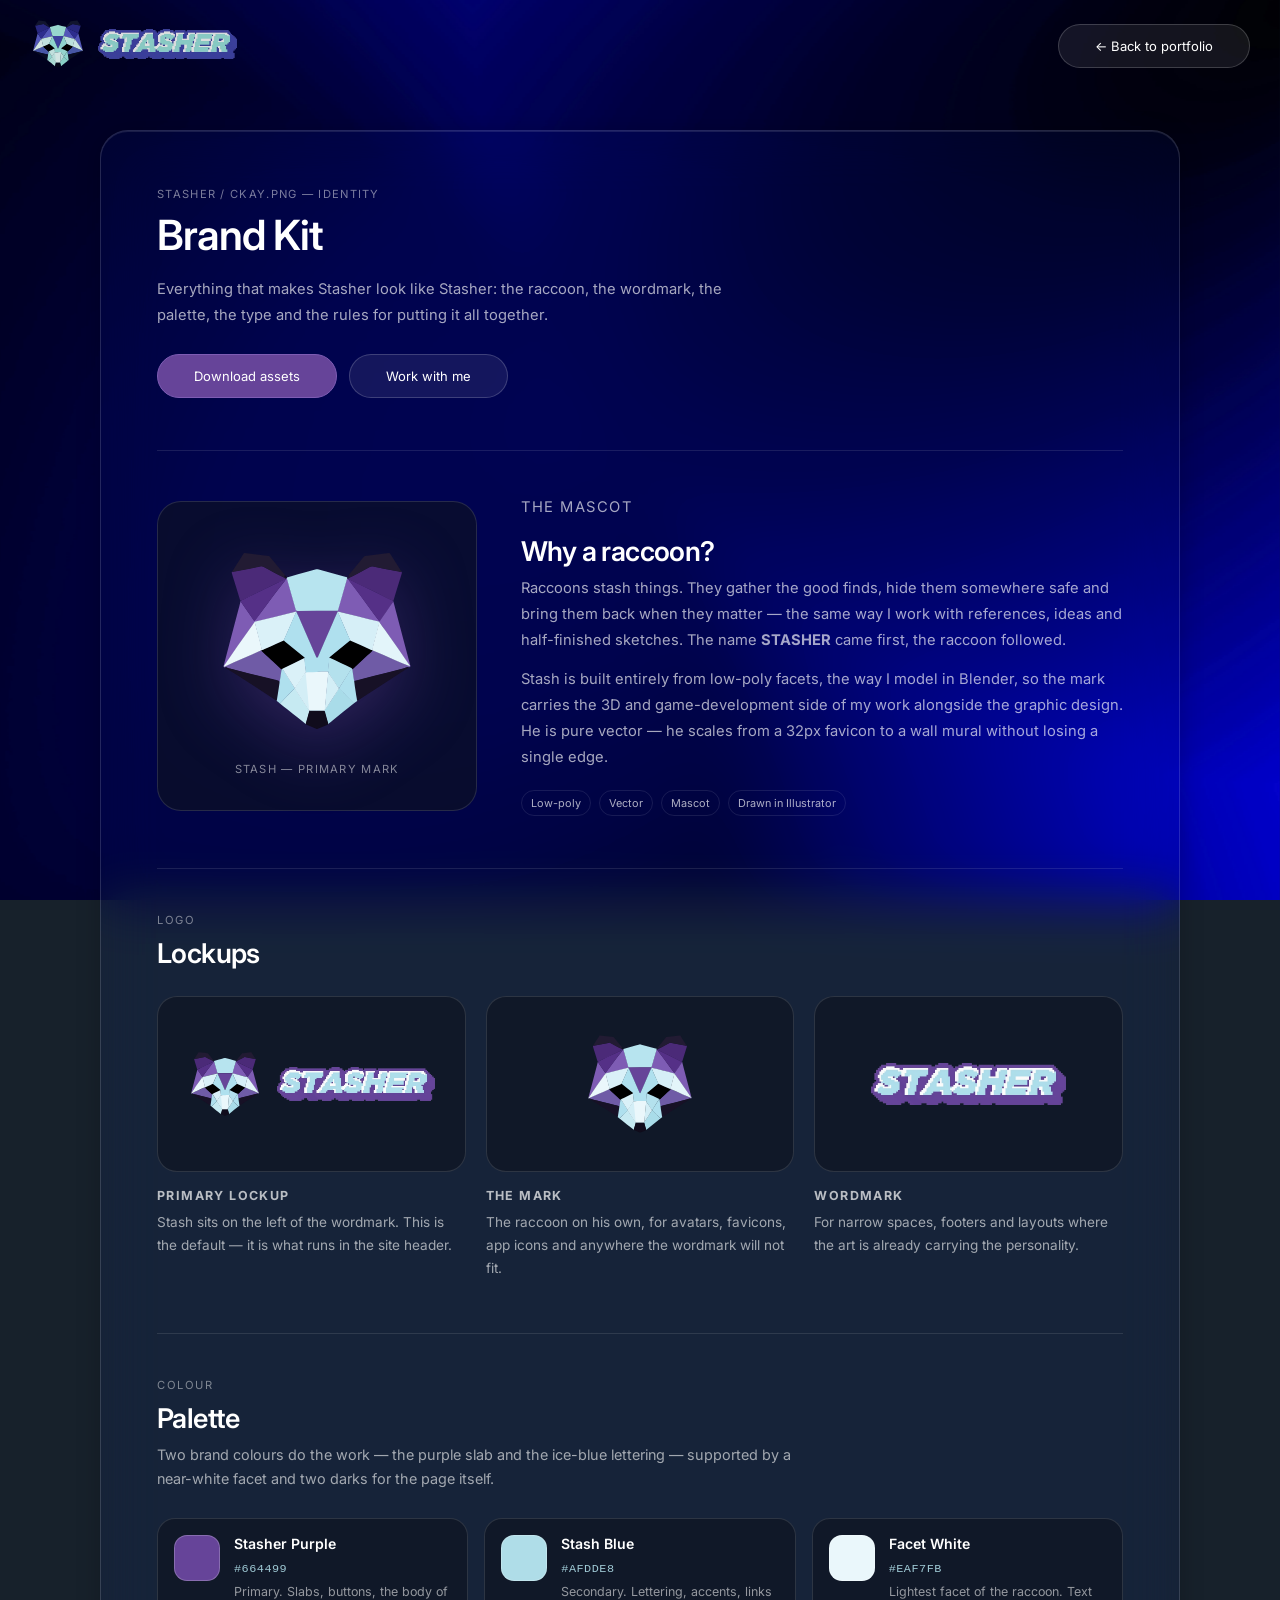
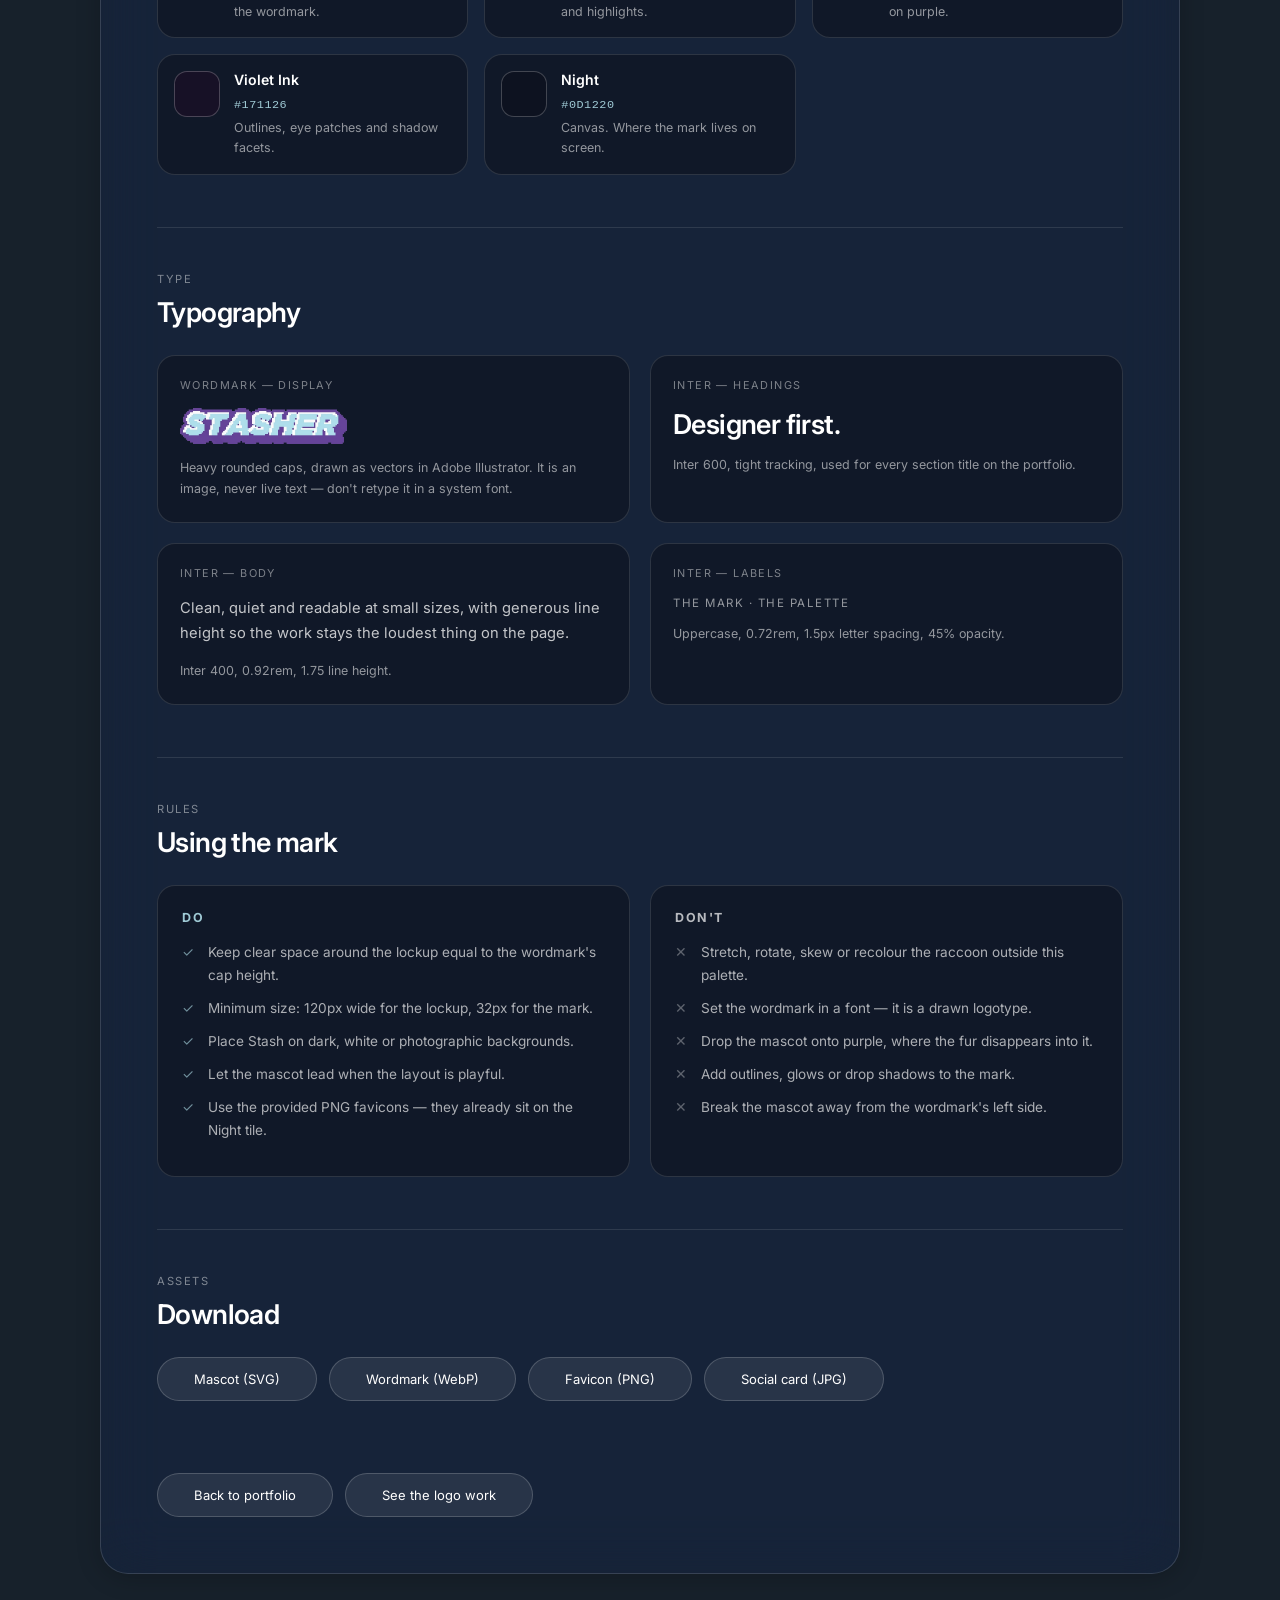
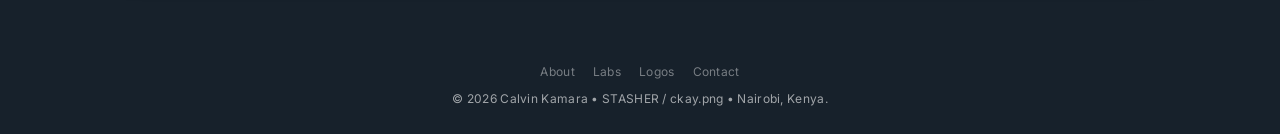
<file: brand-kit.html>
<!doctype html>
<html lang="en">
  <head>
    <meta charset="UTF-8" />
    <meta name="viewport" content="width=device-width, initial-scale=1.0" />
    <title>Stasher Brand Kit — mascot, logo &amp; palette | Calvin Kamara</title>
    <link rel="icon" type="image/png" sizes="32x32" href="./IMAGES/favicon-32.png" />
    <link rel="icon" type="image/png" sizes="192x192" href="./IMAGES/favicon-192.png" />
    <link rel="apple-touch-icon" href="./IMAGES/apple-touch-icon.png" />
    <meta
      name="description"
      content="The STASHER brand kit: Stash the raccoon mascot, the logo lockups, the colour palette, typography and usage rules behind the creative brand of Calvin Kamara."
    />
    <meta property="og:title" content="Stasher Brand Kit | Calvin Kamara" />
    <meta
      property="og:description"
      content="Stash the raccoon, the STASHER wordmark, the palette and the rules for using them."
    />
    <meta property="og:type" content="website" />
    <meta property="og:image" content="./IMAGES/stasher-social.jpg" />
    <meta property="og:image:width" content="1200" />
    <meta property="og:image:height" content="630" />
    <meta name="theme-color" content="#17212b" />
    <script type="application/ld+json">
      {
        "@context": "https://schema.org",
        "@type": "CreativeWork",
        "name": "Stasher Brand Kit",
        "creator": { "@type": "Person", "name": "Calvin Kamara" },
        "about": ["Brand Identity", "Logo Design", "Mascot Design", "Colour System"]
      }
    </script>
    <link rel="stylesheet" href="style.css" />
    <link
      href="https://fonts.googleapis.com/css2?family=Inter:wght@300;400;500;600&display=swap"
      rel="stylesheet"
    />
  </head>

  <body>
    <div id="progress-bar"></div>

    <div class="brandkit-logo">
      <a href="index.html" class="logo" aria-label="Stasher — home">
        <img
          class="logo-mascot"
          src="./IMAGES/stasher-mascot.svg"
          alt=""
          width="1000"
          height="1000"
        />
        <img
          class="logo-wordmark"
          src="./IMAGES/stasher-wordmark.webp"
          alt="Stasher"
          width="928"
          height="200"
        />
      </a>
    </div>

    <a class="cv-download-btn brandkit-back" href="index.html"
      >&larr; Back to portfolio</a
    >

    <main class="project-page brandkit-page">
      <div class="glass brandkit-card">
        <div class="brandkit-head">
          <p class="project-kicker">Stasher / ckay.png — identity</p>
          <h1 class="brandkit-title">Brand Kit</h1>
          <p class="project-intro">
            Everything that makes Stasher look like Stasher: the raccoon, the
            wordmark, the palette, the type and the rules for putting it all
            together.
          </p>
          <div class="brandkit-actions">
            <a
              class="cv-download-btn btn-solid"
              href="#brandkit-downloads"
              >Download assets</a
            >
            <a class="cv-download-btn" href="index.html#contact">Work with me</a>
          </div>
        </div>

        <!-- Mascot -->
        <section class="brandkit-block" id="mascot">
          <div class="brandkit-mascot-grid">
            <figure class="brandkit-mascot-stage">
              <img
                src="./IMAGES/stasher-mascot.svg"
                alt="Stash, the STASHER raccoon mascot"
                width="1000"
                height="1000"
              />
              <figcaption>Stash — primary mark</figcaption>
            </figure>
            <div class="brandkit-copy">
              <p class="brandkit-label">The mascot</p>
              <h2>Why a raccoon?</h2>
              <p>
                Raccoons stash things. They gather the good finds, hide them
                somewhere safe and bring them back when they matter — the same
                way I work with references, ideas and half-finished sketches.
                The name <b>STASHER</b> came first, the raccoon followed.
              </p>
              <p>
                Stash is built entirely from low-poly facets, the way I model
                in Blender, so the mark carries the 3D and game-development
                side of my work alongside the graphic design. He is pure vector
                — he scales from a 32px favicon to a wall mural without losing
                a single edge.
              </p>
              <div class="about-tags">
                <span class="project-tag">Low-poly</span>
                <span class="project-tag">Vector</span>
                <span class="project-tag">Mascot</span>
                <span class="project-tag">Drawn in Illustrator</span>
              </div>
            </div>
          </div>
        </section>

        <!-- Lockups -->
        <section class="brandkit-block" id="lockups">
          <p class="brandkit-label">Logo</p>
          <h2>Lockups</h2>
          <div class="lockup-grid">
            <div class="lockup-card">
              <div class="lockup-preview">
                <div class="lockup-lockup">
                  <img
                    class="lockup-mascot"
                    src="./IMAGES/stasher-mascot.svg"
                    alt=""
                  />
                  <img
                    class="lockup-word"
                    src="./IMAGES/stasher-wordmark.webp"
                    alt="Stasher"
                  />
                </div>
              </div>
              <h3>Primary lockup</h3>
              <p>
                Stash sits on the left of the wordmark. This is the default —
                it is what runs in the site header.
              </p>
            </div>

            <div class="lockup-card">
              <div class="lockup-preview">
                <img
                  class="lockup-mark"
                  src="./IMAGES/stasher-mascot.svg"
                  alt="Stasher mascot mark"
                />
              </div>
              <h3>The mark</h3>
              <p>
                The raccoon on his own, for avatars, favicons, app icons and
                anywhere the wordmark will not fit.
              </p>
            </div>

            <div class="lockup-card">
              <div class="lockup-preview">
                <img
                  class="lockup-wordmark-only"
                  src="./IMAGES/stasher-wordmark.webp"
                  alt="Stasher wordmark"
                />
              </div>
              <h3>Wordmark</h3>
              <p>
                For narrow spaces, footers and layouts where the art is already
                carrying the personality.
              </p>
            </div>
          </div>
        </section>

        <!-- Palette -->
        <section class="brandkit-block" id="palette">
          <p class="brandkit-label">Colour</p>
          <h2>Palette</h2>
          <p class="brandkit-note">
            Two brand colours do the work — the purple slab and the ice-blue
            lettering — supported by a near-white facet and two darks for the
            page itself.
          </p>
          <div class="palette-grid">
            <div class="swatch-card">
              <span class="swatch-chip" style="--c: #664499"></span>
              <div class="swatch-meta">
                <h3>Stasher Purple</h3>
                <code>#664499</code>
                <p>Primary. Slabs, buttons, the body of the wordmark.</p>
              </div>
            </div>
            <div class="swatch-card">
              <span class="swatch-chip" style="--c: #afdde8"></span>
              <div class="swatch-meta">
                <h3>Stash Blue</h3>
                <code>#AFDDE8</code>
                <p>Secondary. Lettering, accents, links and highlights.</p>
              </div>
            </div>
            <div class="swatch-card">
              <span class="swatch-chip" style="--c: #eaf7fb"></span>
              <div class="swatch-meta">
                <h3>Facet White</h3>
                <code>#EAF7FB</code>
                <p>Lightest facet of the raccoon. Text on purple.</p>
              </div>
            </div>
            <div class="swatch-card">
              <span class="swatch-chip" style="--c: #171126"></span>
              <div class="swatch-meta">
                <h3>Violet Ink</h3>
                <code>#171126</code>
                <p>Outlines, eye patches and shadow facets.</p>
              </div>
            </div>
            <div class="swatch-card">
              <span class="swatch-chip" style="--c: #0d1220"></span>
              <div class="swatch-meta">
                <h3>Night</h3>
                <code>#0D1220</code>
                <p>Canvas. Where the mark lives on screen.</p>
              </div>
            </div>
          </div>
        </section>

        <!-- Typography -->
        <section class="brandkit-block" id="type">
          <p class="brandkit-label">Type</p>
          <h2>Typography</h2>
          <div class="type-grid">
            <div class="type-card">
              <span class="type-role">Wordmark — display</span>
              <p class="type-sample type-sample-logo">
                <img
                  src="./IMAGES/stasher-wordmark.webp"
                  alt="STASHER wordmark specimen"
                />
              </p>
              <p class="type-desc">
                Heavy rounded caps, drawn as vectors in Adobe Illustrator. It is
                an image, never live text — don't retype it in a system font.
              </p>
            </div>
            <div class="type-card">
              <span class="type-role">Inter — headings</span>
              <p class="type-sample type-sample-h">Designer first.</p>
              <p class="type-desc">
                Inter 600, tight tracking, used for every section title on the
                portfolio.
              </p>
            </div>
            <div class="type-card">
              <span class="type-role">Inter — body</span>
              <p class="type-sample type-sample-p">
                Clean, quiet and readable at small sizes, with generous line
                height so the work stays the loudest thing on the page.
              </p>
              <p class="type-desc">Inter 400, 0.92rem, 1.75 line height.</p>
            </div>
            <div class="type-card">
              <span class="type-role">Inter — labels</span>
              <p class="type-sample type-sample-label">The Mark · The Palette</p>
              <p class="type-desc">
                Uppercase, 0.72rem, 1.5px letter spacing, 45% opacity.
              </p>
            </div>
          </div>
        </section>

        <!-- Usage -->
        <section class="brandkit-block" id="usage">
          <p class="brandkit-label">Rules</p>
          <h2>Using the mark</h2>
          <div class="rules-grid">
            <div class="rule-col rule-do">
              <h3>Do</h3>
              <ul>
                <li>Keep clear space around the lockup equal to the wordmark's cap height.</li>
                <li>Minimum size: 120px wide for the lockup, 32px for the mark.</li>
                <li>Place Stash on dark, white or photographic backgrounds.</li>
                <li>Let the mascot lead when the layout is playful.</li>
                <li>Use the provided PNG favicons — they already sit on the Night tile.</li>
              </ul>
            </div>
            <div class="rule-col rule-dont">
              <h3>Don't</h3>
              <ul>
                <li>Stretch, rotate, skew or recolour the raccoon outside this palette.</li>
                <li>Set the wordmark in a font — it is a drawn logotype.</li>
                <li>Drop the mascot onto purple, where the fur disappears into it.</li>
                <li>Add outlines, glows or drop shadows to the mark.</li>
                <li>Break the mascot away from the wordmark's left side.</li>
              </ul>
            </div>
          </div>
        </section>

        <!-- Downloads -->
        <section class="brandkit-block" id="brandkit-downloads">
          <p class="brandkit-label">Assets</p>
          <h2>Download</h2>
          <div class="brandkit-actions">
            <a class="cv-download-btn" href="./IMAGES/stasher-mascot.svg" download
              >Mascot (SVG)</a
            >
            <a
              class="cv-download-btn"
              href="./IMAGES/stasher-wordmark.webp"
              download
              >Wordmark (WebP)</a
            >
            <a class="cv-download-btn" href="./IMAGES/favicon-192.png" download
              >Favicon (PNG)</a
            >
            <a class="cv-download-btn" href="./IMAGES/stasher-social.jpg" download
              >Social card (JPG)</a
            >
          </div>
          <div class="case-nav">
            <a class="project-page-back" href="index.html"> Back to portfolio </a>
            <a class="project-page-back" href="index.html#logos">
              See the logo work
            </a>
          </div>
        </section>
      </div>
    </main>

    <footer class="footer">
      <div class="footer-inner">
        <div class="footer-links">
          <a href="index.html#about">About</a>
          <a href="index.html#lab">Labs</a>
          <a href="index.html#logos">Logos</a>
          <a href="index.html#contact">Contact</a>
        </div>
        <p>
          © <span id="current-year"></span> Calvin Kamara • STASHER / ckay.png •
          Nairobi, Kenya.
        </p>
      </div>
    </footer>

    <script>
      document.getElementById("current-year").textContent =
        new Date().getFullYear();
    </script>
  </body>
</html>
</file>
<file: style.css>
/* ══════════════════════════════
   BASE
   ══════════════════════════════ */
* {
  margin: 0;
  padding: 0;
  box-sizing: border-box;
}

html {
  scroll-behavior: smooth;
}

body {
  font-family: "Inter", sans-serif;
  width: 100%;
  overflow-x: hidden;
  color: white;
  background-color: #17212b;
}

body::before {
  content: "";
  position: fixed;
  inset: 0;
  background-image: url("./IMAGES/bg6.jpg");
  background-size: cover;
  background-position: center;
  background-repeat: no-repeat;
  background-attachment: fixed;
  z-index: -1;
}

/* ══════════════════════════════
   LIQUID GLASS TOKEN
   ══════════════════════════════ */
.glass,
.hero-card,
.glass-section,
.contact-card,
.service-card,
.testimonial-card,
.logos-slider,
.dropdown-menu,
.nav-glass,
.glass-card {
  background: rgba(7, 62, 243, 0.06);
  backdrop-filter: blur(28px) saturate(100%) brightness(1.05);
  -webkit-backdrop-filter: blur(28px) saturate(100%) brightness(1.05);
  border: 1px solid rgba(255, 255, 255, 0.14);
  box-shadow:
    0 4px 24px rgba(0, 0, 0, 0.2),
    inset 0 1px 0 rgba(255, 255, 255, 0.1);
}

/* ══════════════════════════════
   PROGRESS BAR
   ══════════════════════════════ */
#progress-bar {
  position: fixed;
  top: 0;
  left: 0;
  height: 2px;
  width: 0%;
  background: rgba(255, 255, 255, 0.6);
  z-index: 9999;
  transition: width 0.1s ease;
}

/* ══════════════════════════════
   HEADER / LOGO
   ══════════════════════════════ */
header {
  position: fixed;
  top: 16px;
  left: 30px;
  z-index: 1000;
}

.logo {
  display: flex;
  align-items: center;
  gap: 12px;
}

/* Raccoon mascot — the Stasher mark */
.logo-mascot {
  height: 56px;
  width: auto;
  display: block;
  transition: transform 0.25s ease;
  /* Same colour treatment as the wordmark so both stay in sync */
  filter: hue-rotate(-22deg) saturate(1.25) brightness(0.9) contrast(1.05);
}

.logo:hover .logo-mascot {
  transform: scale(1.06) rotate(-4deg);
}

/* STASHER wordmark (trimmed asset — no built-in padding) */
.logo-wordmark {
  height: 30px;
  width: auto;
  display: block;
  /* Static hue matched to bg6.jpg deep navy blue — cycling removed */
  animation: none;
  filter: hue-rotate(-22deg) saturate(1.25) brightness(0.9) contrast(1.05);
  mix-blend-mode: screen;
  opacity: 0.96;
}

/* ══════════════════════════════
   NAVBAR — DESKTOP
   ══════════════════════════════ */
.navbar {
  position: fixed;
  top: 20px;
  right: 30px;
  z-index: 1000;
  display: flex;
  justify-content: flex-end;
}

.nav-glass {
  display: flex;
  align-items: center;
  padding: 12px 24px;
  border-radius: 999px;
}

.nav-links {
  display: flex;
  gap: 28px;
  list-style: none;
  font-size: 14px;
}

.nav-links li {
  cursor: pointer;
  transition: 0.2s ease;
}

.nav-links a {
  text-decoration: none;
  color: white;
  opacity: 0.6;
  transition: 0.2s ease;
  font-weight: 400;
}

.nav-links a:hover,
.nav-links a.active {
  opacity: 1;
  font-weight: 500;
}

.nav-contact-btn {
  margin-left: 24px;
  padding: 9px 20px;
  background: rgba(255, 255, 255, 0.1);
  border: 1px solid rgba(255, 255, 255, 0.18);
  border-radius: 999px;
  color: white;
  font-size: 13px;
  text-decoration: none;
  transition: all 0.2s ease;
  white-space: nowrap;
}

.nav-contact-btn:hover {
  background: rgba(255, 255, 255, 0.18);
  transform: translateY(-1px);
}

/* ══════════════════════════════
   HAMBURGER — hidden on desktop
   ══════════════════════════════ */
.hamburger {
  display: none;
  position: fixed;
  top: 20px;
  right: 30px;
  z-index: 1001;
  background: rgba(255, 255, 255, 0.08);
  backdrop-filter: blur(20px);
  -webkit-backdrop-filter: blur(20px);
  border: 1px solid rgba(255, 255, 255, 0.14);
  border-radius: 12px;
  color: white;
  font-size: 1.3rem;
  cursor: pointer;
  padding: 8px 14px;
  transition: background 0.2s ease;
}

.hamburger:hover {
  background: rgba(255, 255, 255, 0.14);
}

/* ══════════════════════════════
   DROPDOWN MENU
   ══════════════════════════════ */
.dropdown-menu {
  display: none;
  position: fixed;
  top: 68px;
  right: 30px;
  z-index: 9998;
  border-radius: 20px;
  padding: 10px 0;
  min-width: 180px;
}

.dropdown-menu.active {
  display: block;
  animation: dropdown-in 0.2s ease;
}

@keyframes dropdown-in {
  from {
    opacity: 0;
    transform: translateY(-8px);
  }
  to {
    opacity: 1;
    transform: translateY(0);
  }
}

.dropdown-menu ul {
  list-style: none;
  display: flex;
  flex-direction: column;
}

.dropdown-menu ul li a {
  display: block;
  padding: 11px 24px;
  text-decoration: none;
  color: white;
  font-size: 0.92rem;
  opacity: 0.7;
  transition:
    opacity 0.2s ease,
    background 0.2s ease;
}

.dropdown-menu ul li a:hover {
  opacity: 1;
  background: rgba(255, 255, 255, 0.06);
}

/* ══════════════════════════════
   HERO
   ══════════════════════════════ */
.hero {
  min-height: 92svh;
  display: flex;
  justify-content: center;
  align-items: center;
  padding: 20px;
}

.hero-card {
  padding: 56px;
  width: 900px;
  max-width: 95vw;
  display: flex;
  align-items: center;
  gap: 40px;
  color: white;
  border-radius: 28px;
}

.hero-left {
  flex: 1;
  display: flex;
  flex-direction: column;
  align-items: flex-start;
  gap: 16px;
}

.hero-title {
  font-size: 2.4rem;
  font-weight: 600;
  color: white;
  letter-spacing: -0.5px;
  line-height: 1.1;
}

.hero-left p {
  font-size: 0.95rem;
  opacity: 0.78;
  color: white;
  text-shadow: 0 1px 12px rgba(0, 0, 0, 0.35);
}

.hero-left button {
  padding: 12px 32px;
  background: rgba(255, 255, 255, 0.1);
  border: 1px solid rgba(255, 255, 255, 0.18);
  border-radius: 999px;
  color: white;
  font-size: 13px;
  font-family: "Inter", sans-serif;
  cursor: pointer;
  transition: all 0.2s ease;
}

.hero-left button:hover {
  background: rgba(255, 255, 255, 0.18);
  transform: translateY(-2px);
}

.hero-divider {
  width: 1px;
  height: 160px;
  background: rgba(255, 255, 255, 0.12);
  flex-shrink: 0;
}

.hero-right {
  flex: 1;
  display: flex;
  flex-direction: column;
  gap: 28px;
}

.hero-bio {
  font-size: 0.92rem;
  line-height: 1.75;
  opacity: 0.82;
  color: white;
  text-shadow: 0 1px 12px rgba(0, 0, 0, 0.35);
}

.stat-bar {
  display: flex;
  gap: 24px;
}

.stat-item {
  display: flex;
  flex-direction: column;
  gap: 4px;
}

.stat-number {
  font-size: 1.8rem;
  font-weight: 600;
  color: white;
}

.stat-label {
  font-size: 0.7rem;
  opacity: 0.45;
  color: white;
  text-transform: uppercase;
  letter-spacing: 1.2px;
}

.hero-accent {
  display: block;
  font-size: 1.5rem;
  font-weight: 400;
  opacity: 0.7;
  letter-spacing: -0.3px;
}

/* ══════════════════════════════
   ABOUT / TIMELINE
   ══════════════════════════════ */
.about-section {
  padding: 20px 100px 60px;
  max-width: 1400px;
  margin: 0 auto;
}

.about-card {
  display: grid;
  grid-template-columns: 1.1fr 1fr;
  gap: 48px;
  padding: 56px;
  border-radius: 28px;
}

.about-head {
  grid-column: 1 / -1;
}

.section-label {
  font-size: 0.72rem;
  text-transform: uppercase;
  letter-spacing: 1.5px;
  opacity: 0.45;
  margin-bottom: 12px;
}

.section-title-left {
  font-size: 2.2rem;
  font-weight: 600;
  letter-spacing: -0.8px;
  line-height: 1.15;
  margin-bottom: 18px;
}

.about-text {
  font-size: 0.92rem;
  line-height: 1.75;
  opacity: 0.65;
}

.about-tags {
  display: flex;
  flex-wrap: wrap;
  gap: 8px;
  margin-top: 20px;
}

/* ══════════════════════════════
   BRAND STORY — mascot + logo rationale
   ══════════════════════════════ */
.brand-story {
  grid-column: 1 / -1;
  display: grid;
  grid-template-columns: 220px 1fr;
  gap: 40px;
  align-items: center;
  margin-top: 12px;
  padding-top: 44px;
  border-top: 1px solid rgba(255, 255, 255, 0.1);
}

.brand-story-art {
  margin: 0;
  display: flex;
  flex-direction: column;
  align-items: center;
  gap: 14px;
}

.brand-story-art img {
  width: 168px;
  height: auto;
  display: block;
  filter: drop-shadow(0 18px 30px rgba(102, 68, 153, 0.35));
}

.brand-story-art figcaption {
  font-size: 0.7rem;
  text-transform: uppercase;
  letter-spacing: 1.2px;
  opacity: 0.45;
  text-align: center;
}

.brand-story-copy h3 {
  font-size: 1.5rem;
  font-weight: 600;
  letter-spacing: -0.5px;
  margin-bottom: 14px;
}

.brand-story-copy p {
  font-size: 0.92rem;
  line-height: 1.75;
  opacity: 0.65;
  margin-bottom: 14px;
}

.brand-story-copy p:last-of-type {
  margin-bottom: 0;
}

.brand-swatches {
  display: flex;
  flex-wrap: wrap;
  gap: 8px;
  margin-top: 20px;
}

.brand-swatch {
  display: inline-flex;
  align-items: center;
  gap: 9px;
  font-size: 0.75rem;
  padding: 6px 14px 6px 7px;
  border-radius: 999px;
  border: 1px solid rgba(255, 255, 255, 0.14);
  background: rgba(255, 255, 255, 0.05);
  white-space: nowrap;
}

.brand-swatch::before {
  content: "";
  width: 16px;
  height: 16px;
  border-radius: 50%;
  background: var(--swatch);
  border: 1px solid rgba(255, 255, 255, 0.3);
}

.brand-swatch em {
  font-style: normal;
  opacity: 0.45;
}

.timeline {
  display: flex;
  flex-direction: column;
  gap: 0;
  border-left: 1px solid rgba(255, 255, 255, 0.14);
  padding-left: 24px;
}

.timeline-item {
  display: flex;
  flex-direction: column;
  gap: 4px;
  padding: 16px 0;
  border-bottom: 1px solid rgba(255, 255, 255, 0.08);
}

.timeline-item:last-child {
  border-bottom: none;
}

.timeline-date {
  font-size: 0.7rem;
  text-transform: uppercase;
  letter-spacing: 1.2px;
  opacity: 0.45;
}

.timeline-title {
  font-size: 0.92rem;
  font-weight: 600;
}

.timeline-desc {
  font-size: 0.82rem;
  opacity: 0.55;
  line-height: 1.6;
}

/* ══════════════════════════════
   LOGO SLIDER
   ══════════════════════════════ */
.partners-section {
  padding: 60px 100px;
}

.section-title {
  text-align: center;
  margin-bottom: 1.5rem;
}

.section-title h3 {
  font-size: 1.8rem;
  font-weight: 600;
  color: white;
  opacity: 0.9;
  letter-spacing: -0.3px;
}

.logos-slider {
  overflow: hidden;
  border-radius: 20px;
  padding: 1rem 2rem;
  width: 100%;
  max-width: 1200px;
  margin-inline: auto;
}

.overflow {
  display: flex;
  padding: 0.5rem 1rem;
  overflow: hidden;
  width: 100%;
}

.logos-wrapper {
  display: flex;
  align-items: center;
  min-width: max-content;
  animation: logoloop 30s linear infinite;
}

.logo-item {
  padding: 1rem;
  display: grid;
  place-items: center;
  border-radius: 1rem;
  flex-shrink: 0;
}

.logo-item img {
  height: 3rem;
  width: auto;
  margin-inline: 2rem;
  opacity: 0.6;
  transition: opacity 0.2s ease;
}

.logos-slider:hover .logos-wrapper {
  animation-play-state: paused;
}
.logo-item img:hover {
  opacity: 1;
}

@keyframes logoloop {
  0% {
    transform: translateX(0);
  }
  100% {
    transform: translateX(-50%);
  }
}

/* ══════════════════════════════
   TESTIMONIALS
   ══════════════════════════════ */
.testimonials-section {
  padding: 60px 100px;
}

.testimonial-card {
  padding: 32px;
  display: flex;
  flex-direction: column;
  gap: 20px;
  border-radius: 24px;
  transition: transform 0.3s ease;
}

.testimonial-card:hover {
  transform: translateY(-5px);
}

.testimonial-text {
  font-size: 0.92rem;
  line-height: 1.75;
  opacity: 0.7;
  color: white;
  flex: 1;
}

.testimonial-text::before {
  content: '"';
  font-size: 2.5rem;
  line-height: 0;
  vertical-align: -0.4em;
  opacity: 0.25;
  margin-right: 4px;
}

.testimonial-author {
  display: flex;
  align-items: center;
  gap: 12px;
}

.author-avatar {
  width: 40px;
  height: 40px;
  border-radius: 50%;
  background: rgba(255, 255, 255, 0.08);
  border: 1px solid rgba(255, 255, 255, 0.14);
  display: flex;
  align-items: center;
  justify-content: center;
  font-size: 12px;
  font-weight: 600;
  color: white;
  flex-shrink: 0;
  overflow: hidden;
}

.author-avatar img {
  width: 100%;
  height: 100%;
  object-fit: cover;
}

.author-name {
  display: block;
  font-size: 0.88rem;
  font-weight: 600;
  color: white;
}

.author-role {
  display: block;
  font-size: 0.75rem;
  opacity: 0.45;
  color: white;
}

/* ══════════════════════════════
   PROJECT CARDS
   ══════════════════════════════ */
.projects {
  display: grid;
  grid-template-columns: repeat(2, 1fr);
  gap: 20px;
  padding: 60px 100px;
}

.card {
  padding: 44px;
  color: white;
  border-radius: 24px;
}

.card h3 {
  font-size: 1.2rem;
  font-weight: 600;
  margin-bottom: 6px;
  color: white;
}

.card-category {
  font-size: 0.72rem;
  text-transform: uppercase;
  letter-spacing: 1.5px;
  opacity: 0.35;
  margin-bottom: 12px;
  color: white;
}

.card-desc {
  font-size: 0.86rem;
  line-height: 1.75;
  opacity: 0.6;
  color: white;
  margin-top: 8px;
}

/* ══════════════════════════════
   SHARED CARDS (Lab + case study)
   ══════════════════════════════ */
.glass-card {
  border-radius: 24px;
  overflow: hidden;
  transition:
    transform 0.3s ease,
    border-color 0.3s ease,
    background 0.3s ease;
}

.inline-link {
  color: white;
  text-underline-offset: 3px;
}

.case-hero {
  margin-top: 32px;
  display: flex;
  flex-direction: column;
  gap: 12px;
}

.case-hero img {
  width: 100%;
  border-radius: 16px;
  object-fit: cover;
  max-height: 420px;
}

.case-caption {
  font-size: 0.8rem;
  opacity: 0.55;
  line-height: 1.6;
}

.case-nav {
  display: flex;
  gap: 12px;
  flex-wrap: wrap;
  margin-top: 36px;
}

.project-thumb-badge {
  position: absolute;
  top: 18px;
  right: 18px;
  z-index: 1;
  padding: 6px 10px;
  border: 1px solid rgba(255, 255, 255, 0.24);
  border-radius: 999px;
  background: rgba(0, 0, 0, 0.18);
  font-size: 0.68rem;
  text-transform: uppercase;
  letter-spacing: 1px;
}

.project-cat {
  font-size: 0.7rem;
  text-transform: uppercase;
  letter-spacing: 1.3px;
  opacity: 0.48;
  margin-bottom: 10px;
}

.project-name {
  font-size: 1.2rem;
  font-weight: 600;
  line-height: 1.3;
}

.project-desc {
  font-size: 0.86rem;
  line-height: 1.7;
  opacity: 0.58;
  margin-top: 10px;
}

.project-tags {
  display: flex;
  flex-wrap: wrap;
  gap: 8px;
}

.project-tag {
  padding: 5px 9px;
  border: 1px solid rgba(255, 255, 255, 0.14);
  border-radius: 999px;
  font-size: 0.68rem;
  opacity: 0.68;
}

.project-open-btn {
  display: inline-block;
  align-self: flex-start;
  padding: 12px 22px;
  background: rgba(255, 255, 255, 0.08);
  border: 1px solid rgba(255, 255, 255, 0.18);
  border-radius: 999px;
  color: white;
  font-size: 13px;
  font-family: "Inter", sans-serif;
  text-decoration: none;
  transition: all 0.2s ease;
}

a.lab-card:hover .project-open-btn {
  background: rgba(255, 255, 255, 0.16);
  transform: translateY(-2px);
}

/* ══════════════════════════════
   PROJECT DETAILS
   ══════════════════════════════ */
.project-details-card {
  position: relative;
  width: 100%;
  max-width: 1200px;
  padding: 48px;
  border-radius: 28px;
  background: rgba(7, 62, 243, 0.06);
  backdrop-filter: blur(28px) saturate(100%) brightness(1.05);
  -webkit-backdrop-filter: blur(28px) saturate(100%) brightness(1.05);
  border: 1px solid rgba(255, 255, 255, 0.14);
  box-shadow:
    0 4px 24px rgba(0, 0, 0, 0.2),
    inset 0 1px 0 rgba(255, 255, 255, 0.1);
}

.project-kicker {
  margin-bottom: 12px;
  font-size: 0.7rem;
  text-transform: uppercase;
  letter-spacing: 1.3px;
  opacity: 0.48;
}

.project-details-card h2,
.project-page-card h1 {
  max-width: 600px;
  font-size: 2.2rem;
  font-weight: 600;
  letter-spacing: -0.8px;
  line-height: 1.15;
}

.project-intro {
  max-width: 620px;
  margin-top: 18px;
  font-size: 0.92rem;
  line-height: 1.75;
  opacity: 0.65;
}

.project-detail-grid {
  display: grid;
  grid-template-columns: repeat(2, minmax(0, 1fr));
  gap: 24px;
  margin-top: 40px;
}

.project-detail-grid > div {
  padding-top: 18px;
  border-top: 1px solid rgba(255, 255, 255, 0.15);
}

.project-detail-grid h2,
.project-detail-grid h3 {
  margin-bottom: 10px;
  font-size: 0.72rem;
  text-transform: uppercase;
  letter-spacing: 1.5px;
  opacity: 0.7;
}

.project-detail-grid p,
.project-detail-grid li {
  font-size: 0.86rem;
  line-height: 1.75;
  opacity: 0.6;
}

.project-detail-grid ol {
  padding-left: 18px;
}

.project-page {
  min-height: 100vh;
  display: flex;
  align-items: center;
  justify-content: center;
  padding: 60px 100px;
}

.project-page-card {
  width: 100%;
}

.project-page-back {
  display: inline-block;
  margin-top: 36px;
  padding: 13px 36px;
  border: 1px solid rgba(255, 255, 255, 0.18);
  border-radius: 999px;
  color: white;
  background: rgba(255, 255, 255, 0.08);
  text-decoration: none;
  font-size: 13px;
  font-family: "Inter", sans-serif;
  transition:
    background 0.2s ease,
    transform 0.2s ease;
}

.project-page-back:hover {
  background: rgba(255, 255, 255, 0.16);
  transform: translateY(-2px);
}

/* ══════════════════════════════
   PANELS
   ══════════════════════════════ */
.panel {
  min-height: 100vh;
  display: flex;
  align-items: center;
  justify-content: center;
  padding: 80px 30px;
  position: relative;
}

.glass-section {
  width: 85%;
  max-width: 1200px;
  min-height: 70vh;
  padding: 50px;
  border-radius: 28px;
  display: flex;
  align-items: center;
  justify-content: center;
  position: relative;
  overflow: hidden;
  color: white;
}

.gallery-title {
  font-size: 1.6rem;
  font-weight: 600;
  letter-spacing: -0.5px;
  opacity: 0.92;
  color: white;
  position: static;
  margin-bottom: 8px;
  text-shadow: 0 1px 12px rgba(0, 0, 0, 0.35);
}

.contact-title {
  font-size: 2.2rem;
  font-weight: 600;
  margin-bottom: 10px;
  letter-spacing: -0.5px;
  color: white;
}

.glass-section.masonry-section {
  flex-direction: column;
  align-items: flex-start;
  justify-content: flex-start;
  padding: 50px;
  overflow-y: auto;
}

/* ══════════════════════════════
   MASONRY GRID
   ══════════════════════════════ */
.masonry-grid {
  columns: 3;
  column-gap: 14px;
  width: 100%;
  margin-top: 16px;
}

.masonry-item {
  break-inside: avoid;
  margin-bottom: 14px;
  border-radius: 16px;
  overflow: hidden;
  cursor: pointer;
  transition:
    transform 0.3s ease,
    opacity 0.3s ease;
}

.masonry-item:hover {
  transform: scale(1.02);
  opacity: 0.88;
}

.masonry-item img {
  width: 100%;
  height: auto;
  display: block;
  border-radius: 16px;
}

/* ══════════════════════════════
   LIGHTBOX
   ══════════════════════════════ */
.lightbox-overlay {
  display: none;
  position: fixed;
  inset: 0;
  background: rgba(0, 0, 0, 0.8);
  backdrop-filter: blur(20px);
  -webkit-backdrop-filter: blur(20px);
  z-index: 9999;
  align-items: center;
  justify-content: center;
}

.lightbox-overlay.active {
  display: flex;
}

.lightbox-img {
  max-width: 90vw;
  max-height: 90vh;
  border-radius: 20px;
  object-fit: contain;
  box-shadow: 0 20px 60px rgba(0, 0, 0, 0.5);
  animation: lightbox-in 0.25s ease;
}

@keyframes lightbox-in {
  from {
    opacity: 0;
    transform: scale(0.95);
  }
  to {
    opacity: 1;
    transform: scale(1);
  }
}

.lightbox-close {
  position: fixed;
  top: 24px;
  right: 32px;
  font-size: 2.2rem;
  color: white;
  cursor: pointer;
  opacity: 0.6;
  transition: opacity 0.2s ease;
  line-height: 1;
  background: none;
  border: none;
}

.lightbox-close:hover {
  opacity: 1;
}

/* ══════════════════════════════
   CONTACT
   ══════════════════════════════ */
.contact-section {
  min-height: 100vh;
  display: flex;
  align-items: center;
  justify-content: center;
  padding: 80px 30px;
}

.contact-card {
  width: 85%;
  max-width: 700px;
  padding: 56px;
  text-align: center;
  border-radius: 28px;
}

.contact-card > p {
  opacity: 0.5;
  margin-bottom: 40px;
  font-size: 0.95rem;
}

/* Stash waiting for your brief */
.contact-mascot {
  display: flex;
  flex-direction: column;
  align-items: center;
  gap: 4px;
  margin-bottom: 10px;
}

.contact-mascot img {
  width: 108px;
  height: auto;
  display: block;
  filter: drop-shadow(0 16px 28px rgba(102, 68, 153, 0.4));
  animation: stash-float 3.6s ease-in-out infinite;
}

.contact-mascot-line {
  margin: 0;
  font-size: 0.72rem;
  text-transform: uppercase;
  letter-spacing: 1.6px;
  color: #afdde8;
  opacity: 0.75;
}

@keyframes stash-float {
  0%,
  100% {
    transform: translateY(0);
  }
  50% {
    transform: translateY(-9px);
  }
}

@media (prefers-reduced-motion: reduce) {
  .contact-mascot img {
    animation: none;
  }
}

.contact-icons {
  display: flex;
  justify-content: center;
  gap: 20px;
  flex-wrap: wrap;
  margin-top: 36px;
  margin-bottom: 16px;
}

.contact-link {
  display: flex;
  flex-direction: column;
  align-items: center;
  gap: 8px;
  text-decoration: none;
  color: white;
  opacity: 0.65;
  transition: all 0.2s ease;
}

.contact-link:hover {
  opacity: 1;
  transform: translateY(-4px);
}

.contact-icon-box {
  width: 58px;
  height: 58px;
  border-radius: 16px;
  display: flex;
  align-items: center;
  justify-content: center;
  background: rgba(255, 255, 255, 0.08);
  border: 1px solid rgba(255, 255, 255, 0.14);
  transition: background 0.2s ease;
}

.contact-link:hover .contact-icon-box {
  background: rgba(255, 255, 255, 0.16);
}

.contact-icon-box img {
  width: 26px;
  height: 26px;
  object-fit: contain;
}

.contact-link span {
  font-size: 11px;
  opacity: 0.6;
}

.cv-wrapper {
  display: flex;
  justify-content: center;
  margin-top: 40px;
  gap: 12px;
  flex-wrap: wrap;
}

.cv-download-btn {
  display: inline-block;
  padding: 13px 36px;
  background: rgba(255, 255, 255, 0.08);
  border: 1px solid rgba(255, 255, 255, 0.18);
  border-radius: 999px;
  color: white;
  font-size: 13px;
  font-family: "Inter", sans-serif;
  text-decoration: none;
  transition: all 0.2s ease;
}

.cv-download-btn:hover {
  background: rgba(255, 255, 255, 0.16);
  transform: translateY(-2px);
}

.btn-solid {
  background: #664499;
  border-color: #7e5cb4;
}

.btn-solid:hover {
  background: #7e5cb4;
}

/* ══════════════════════════════
   404
   ══════════════════════════════ */
.notfound {
  min-height: 100vh;
  display: flex;
  align-items: center;
  justify-content: center;
  padding: 130px 24px 60px;
}

.notfound-card {
  width: 100%;
  max-width: 560px;
  padding: 56px 48px;
  border-radius: 28px;
  text-align: center;
}

.notfound-mascot {
  width: 164px;
  height: auto;
  display: block;
  margin: 0 auto 18px;
  filter: drop-shadow(0 18px 30px rgba(102, 68, 153, 0.4));
  animation: stash-float 3.6s ease-in-out infinite;
}

.notfound-code {
  font-size: 0.72rem;
  text-transform: uppercase;
  letter-spacing: 1.6px;
  color: #afdde8;
  opacity: 0.75;
  margin-bottom: 14px;
}

.notfound-card h1 {
  font-size: 2.4rem;
  font-weight: 600;
  letter-spacing: -1px;
  margin-bottom: 16px;
}

.notfound-text {
  font-size: 0.95rem;
  line-height: 1.7;
  opacity: 0.6;
  margin-bottom: 34px;
}

.notfound-actions {
  display: flex;
  justify-content: center;
  flex-wrap: wrap;
  gap: 12px;
}

/* ══════════════════════════════
   GALLERY / CARDS POLISH
   ══════════════════════════════ */
.lightbox-figure {
  display: flex;
  flex-direction: column;
  align-items: center;
  gap: 12px;
  max-width: 90vw;
}

.lightbox-caption {
  font-size: 0.85rem;
  opacity: 0.7;
  text-align: center;
}

/* ══════════════════════════════
   PROCESS + FAQ + SERVICES NOTE
   ══════════════════════════════ */
.process-section {
  padding: 20px 100px 60px;
  max-width: 1400px;
  margin: 0 auto;
}

.process-card {
  padding: 56px;
  border-radius: 28px;
}

.process-grid {
  display: grid;
  grid-template-columns: repeat(4, 1fr);
  gap: 16px;
  margin: 32px 0 40px;
}

.process-step {
  padding: 20px;
  border-radius: 18px;
  background: rgba(255, 255, 255, 0.05);
  border: 1px solid rgba(255, 255, 255, 0.1);
}

.process-num {
  font-size: 0.7rem;
  letter-spacing: 1.5px;
  opacity: 0.45;
}

.process-step h4 {
  margin: 8px 0 6px;
  font-size: 1rem;
}

.process-step p {
  font-size: 0.83rem;
  line-height: 1.65;
  opacity: 0.6;
}

.faq-list {
  display: flex;
  flex-direction: column;
  gap: 10px;
}

.faq-item {
  border: 1px solid rgba(255, 255, 255, 0.12);
  border-radius: 16px;
  padding: 16px 20px;
  background: rgba(255, 255, 255, 0.04);
}

.faq-item summary {
  cursor: pointer;
  font-weight: 600;
  font-size: 0.92rem;
}

.faq-item p {
  margin-top: 10px;
  font-size: 0.86rem;
  line-height: 1.7;
  opacity: 0.65;
}

.cv-centered {
  justify-content: center;
  text-align: center;
}

.cv-centered .cv-download-btn {
  margin-inline: auto;
}

/* ══════════════════════════════
   FOOTER
   ══════════════════════════════ */
.footer {
  text-align: center;
  padding: 30px;
  font-size: 12px;
  opacity: 0.85;
  color: white;
  letter-spacing: 0.3px;
}

.footer-inner {
  display: flex;
  flex-direction: column;
  gap: 12px;
  align-items: center;
  opacity: 0.7;
}

.footer-links {
  display: flex;
  gap: 18px;
  flex-wrap: wrap;
  justify-content: center;
}

.footer-links a {
  color: white;
  text-decoration: none;
  opacity: 0.7;
}

.footer-links a:hover {
  opacity: 1;
}

/* ══════════════════════════════
   MOBILE
   ══════════════════════════════ */
@media (max-width: 768px) {
  /* Hide desktop nav, show hamburger */
  .navbar {
    display: none;
  }
  .hamburger {
    display: block;
  }

  /* Compact logo lockup so it never crowds the hamburger */
  header {
    top: 14px;
    left: 16px;
  }
  .logo {
    gap: 8px;
  }
  .logo-mascot {
    height: 42px;
  }
  .logo-wordmark {
    height: 23px;
  }

  /* Hero */
  .hero-card {
    flex-direction: column;
    padding: 32px 24px;
    gap: 24px;
  }

  .hero-divider {
    width: 100%;
    height: 1px;
  }

  .hero-left {
    align-items: center;
    text-align: center;
  }
  .hero-right {
    align-items: center;
    text-align: center;
  }
  .stat-bar {
    justify-content: center;
    gap: 20px;
  }

  /* Sections */
  .partners-section,
  .testimonials-section,
  .about-section,
  .process-section {
    padding: 40px 20px;
  }

  .about-card,
  .process-card {
    grid-template-columns: 1fr;
    padding: 32px 24px;
    gap: 28px;
  }

  .brand-story {
    grid-template-columns: 1fr;
    gap: 24px;
    padding-top: 32px;
  }

  .section-title-left {
    font-size: 1.7rem;
  }

  .process-grid {
    grid-template-columns: 1fr;
  }

  .section-title h3 {
    font-size: 1.4rem;
  }

  .projects {
    grid-template-columns: 1fr;
    padding: 40px 20px;
  }

  .card {
    padding: 28px;
  }

  .project-page {
    padding: 40px 20px;
  }

  .cv-wrapper {
    flex-direction: column;
    align-items: stretch;
    text-align: center;
  }

  .project-details-card {
    padding: 40px 24px 28px;
  }

  .project-detail-grid {
    grid-template-columns: 1fr;
    gap: 20px;
    margin-top: 28px;
  }

  /* Panels */
  .panel {
    padding: 60px 16px;
  }

  .glass-section {
    width: 100%;
    padding: 28px 20px;
  }

  .masonry-grid {
    columns: 2;
    margin-top: 16px;
  }

  /* Contact */
  .contact-card {
    width: 100%;
    padding: 32px 24px;
  }
  .contact-icons {
    gap: 14px;
  }
}

/* ══════════════════════════════
   ADDITIONS ONLY (appended, no existing rules touched)
   ══════════════════════════════ */

/* Lightbox nav + meta */
.lightbox-nav {
  position: fixed;
  top: 50%;
  transform: translateY(-50%);
  z-index: 10000;
  width: 48px;
  height: 48px;
  border-radius: 50%;
  border: 1px solid rgba(255, 255, 255, 0.22);
  background: rgba(255, 255, 255, 0.1);
  color: #fff;
  font-size: 1.3rem;
  cursor: pointer;
  backdrop-filter: blur(12px);
}
.lightbox-prev {
  left: 22px;
}
.lightbox-next {
  right: 22px;
}
.lightbox-nav:hover {
  background: rgba(255, 255, 255, 0.2);
}
.lightbox-meta {
  display: flex;
  align-items: center;
  gap: 14px;
  justify-content: center;
}
.lightbox-counter {
  font-size: 0.78rem;
  opacity: 0.6;
}

/* Floating back-to-top — circular glass arrow, matches lightbox/testi arrows */
.back-top {
  position: fixed;
  bottom: 24px;
  left: 24px;
  z-index: 9000;
  width: 48px;
  height: 48px;
  border-radius: 50%;
  border: 1px solid rgba(255, 255, 255, 0.22);
  background: rgba(255, 255, 255, 0.1);
  backdrop-filter: blur(12px);
  -webkit-backdrop-filter: blur(12px);
  color: #fff;
  font-size: 1.3rem;
  line-height: 1;
  cursor: pointer;
  opacity: 0;
  pointer-events: none;
  transition:
    opacity 0.25s ease,
    background 0.2s ease,
    transform 0.2s ease;
}
.back-top:hover {
  background: rgba(255, 255, 255, 0.2);
  transform: translateY(-2px);
}
.back-top.show {
  opacity: 1;
  pointer-events: auto;
}

/* Testimonial carousel with side arrows + swipe */
.testi-carousel {
  display: flex;
  align-items: stretch;
  gap: 14px;
  margin-top: 40px;
  max-width: 1200px;
  margin-inline: auto;
}
.testi-track.testimonials-grid {
  flex: 1;
  display: flex;
  gap: 20px;
  overflow-x: auto;
  scroll-snap-type: x mandatory;
  scroll-behavior: smooth;
  padding: 4px 4px 12px;
  margin-top: 0;
  scrollbar-width: none;
}
.testi-track.testimonials-grid::-webkit-scrollbar {
  display: none;
}
.testi-track .testimonial-card {
  flex: 0 0 calc(33.333% - 14px);
  min-width: 280px;
  scroll-snap-align: start;
}
.testi-arrow {
  flex-shrink: 0;
  align-self: center;
  width: 48px;
  height: 48px;
  border-radius: 50%;
  border: 1px solid rgba(255, 255, 255, 0.2);
  background: rgba(255, 255, 255, 0.08);
  backdrop-filter: blur(14px);
  color: #fff;
  font-size: 1.2rem;
  cursor: pointer;
  transition:
    background 0.2s ease,
    transform 0.2s ease;
}
.testi-arrow:hover {
  background: rgba(255, 255, 255, 0.18);
  transform: translateY(-2px);
}

a:focus-visible,
button:focus-visible,
input:focus-visible {
  outline: 2px solid rgba(255, 255, 255, 0.7);
  outline-offset: 2px;
}

@media (max-width: 768px) {
  .lightbox-prev {
    left: 10px;
  }
  .lightbox-next {
    right: 10px;
  }
  .lightbox-nav {
    width: 42px;
    height: 42px;
  }
  .back-top {
    bottom: 16px;
    left: 16px;
  }
  .testi-track .testimonial-card {
    flex-basis: 85%;
  }
  .testi-arrow {
    width: 42px;
    height: 42px;
  }
  .lab-panel {
    padding: 32px 24px;
  }
  .lab-cards {
    grid-template-columns: 1fr;
  }
  .lab-card-img,
  .lab-card--featured .lab-card-img {
    height: 200px;
  }
  .lab-card-imgs {
    grid-template-columns: 1fr;
  }
  .lab-card-imgs img {
    height: 180px;
  }
}

/* Lab (merged Projects + Game Lab) */
#lab {
  scroll-margin-top: 90px;
}
.lab-panel {
  display: flex;
  flex-direction: column;
  gap: 28px;
  padding: 56px;
  border-radius: 28px;
}
.lab-head {
  display: flex;
  align-items: flex-end;
  justify-content: space-between;
  gap: 24px;
  flex-wrap: wrap;
}
.lab-cards {
  display: grid;
  grid-template-columns: 1fr 1fr;
  gap: 20px;
}
.lab-card {
  color: #fff;
  text-decoration: none;
  display: flex;
  flex-direction: column;
  overflow: hidden;
}
.lab-card--featured {
  grid-column: 1 / -1;
}
.lab-card--featured .lab-card-img {
  height: 320px;
}
.lab-card .lab-card-body .project-open-btn {
  margin-top: 6px;
}
a.lab-card:hover {
  transform: translateY(-6px);
  border-color: rgba(255, 255, 255, 0.28);
}
.lab-card-img {
  position: relative;
  height: 220px;
  overflow: hidden;
}
.lab-card-img img {
  width: 100%;
  height: 100%;
  object-fit: cover;
  display: block;
  transition: transform 0.4s ease;
}
a.lab-card:hover .lab-card-img img {
  transform: scale(1.04);
}
.lab-card-imgs {
  display: grid;
  grid-template-columns: 1fr 1fr;
  gap: 8px;
  padding: 12px 12px 0;
}
.lab-card-imgs img {
  width: 100%;
  height: 150px;
  object-fit: cover;
  display: block;
  border-radius: 12px;
  border: 1px solid rgba(255, 255, 255, 0.1);
  cursor: pointer;
}
.lab-card-body {
  padding: 22px 22px 24px;
  display: flex;
  flex-direction: column;
  gap: 10px;
  flex: 1;
}
/* Case study hero image zoom */
#case-hero-img {
  cursor: zoom-in;
}

@media (max-width: 768px) {
  .project-page {
    align-items: flex-start;
  }
}

/* ══════════════════════════════
   ABOUT PHOTO — professional portrait
   ══════════════════════════════ */
.about-photo {
  display: flex;
  align-items: center;
  gap: 18px;
  margin-bottom: 22px;
}
.about-photo-frame {
  width: 132px;
  height: 132px;
  border-radius: 28px;
  overflow: hidden;
  flex-shrink: 0;
  display: flex;
  align-items: center;
  justify-content: center;
  border: none;
  outline: none;
  background: linear-gradient(135deg, #0a0f5c, #1a2aff);
  box-shadow: 0 12px 32px rgba(0, 0, 0, 0.45);
}
.about-photo-frame img {
  width: 100%;
  height: 100%;
  object-fit: cover;
  object-position: center center;
  display: block;
}
.about-photo-fallback {
  width: 100%;
  height: 100%;
  display: flex;
  align-items: center;
  justify-content: center;
  font-size: 2rem;
  font-weight: 700;
  letter-spacing: 1px;
  color: white;
  background: linear-gradient(135deg, #1a2aff, #0a0f5c);
}
.about-photo-caption {
  display: flex;
  flex-direction: column;
  gap: 4px;
}
.about-photo-caption strong {
  font-size: 1.05rem;
  font-weight: 600;
  letter-spacing: -0.2px;
  color: white;
}
.about-photo-caption span {
  font-size: 0.82rem;
  line-height: 1.5;
  opacity: 0.6;
  color: white;
}
@media (max-width: 768px) {
  .about-photo-frame {
    width: 112px;
    height: 112px;
    border-radius: 24px;
  }
}

/* ══════════════════════════════
   VISUAL POLISH — readability + mobile (millennial + Gen Z)
   ══════════════════════════════ */
.about-text,
.card-desc,
.project-desc,
.testimonial-text,
.process-step p,
.faq-item p,
.about-photo-caption span {
  opacity: 0.8;
  text-shadow: 0 1px 12px rgba(0, 0, 0, 0.35);
}

section[id] {
  scroll-margin-top: 160px;
}

@media (max-width: 1024px) {
  .nav-links {
    gap: 18px;
    font-size: 13px;
  }
  .nav-contact-btn {
    margin-left: 16px;
    padding: 8px 16px;
  }
  .process-grid {
    grid-template-columns: repeat(2, 1fr);
  }
}

@media (max-width: 768px) {
  body::before {
    background-attachment: scroll;
  }
}

@media (max-width: 640px) {
  .stat-bar {
    flex-direction: column;
    align-items: center;
    gap: 14px;
  }
}

/* ══════════════════════════════
   BRAND KIT PAGE
   ══════════════════════════════ */
.brandkit-logo {
  position: fixed;
  top: 16px;
  left: 30px;
  z-index: 1000;
}

.brandkit-back {
  position: fixed;
  top: 24px;
  right: 30px;
  z-index: 1000;
  margin: 0;
}

.brandkit-page {
  align-items: flex-start;
  padding: 130px 100px 60px;
}

.brandkit-card {
  width: 100%;
  max-width: 1100px;
  margin: 0 auto;
  padding: 56px;
  border-radius: 28px;
}

.brandkit-title {
  font-size: 2.6rem;
  font-weight: 600;
  letter-spacing: -1px;
  line-height: 1.1;
}

.brandkit-actions {
  display: flex;
  flex-wrap: wrap;
  gap: 12px;
  margin-top: 26px;
}

.brandkit-cta {
  display: inline-block;
  margin-top: 22px;
}

.brandkit-block {
  margin-top: 52px;
  padding-top: 44px;
  border-top: 1px solid rgba(255, 255, 255, 0.1);
}

.brandkit-block h2 {
  font-size: 1.7rem;
  font-weight: 600;
  letter-spacing: -0.6px;
  margin-bottom: 8px;
}

.brandkit-label {
  font-size: 0.7rem;
  text-transform: uppercase;
  letter-spacing: 1.5px;
  opacity: 0.45;
  margin-bottom: 10px;
}

.brandkit-note {
  max-width: 660px;
  font-size: 0.9rem;
  line-height: 1.7;
  opacity: 0.6;
  margin-bottom: 26px;
}

.brandkit-copy p {
  font-size: 0.92rem;
  line-height: 1.75;
  opacity: 0.65;
  margin-bottom: 14px;
}

/* Mascot stage */
.brandkit-mascot-grid {
  display: grid;
  grid-template-columns: 320px 1fr;
  gap: 44px;
  align-items: center;
}

.brandkit-mascot-stage {
  margin: 0;
  padding: 34px;
  border-radius: 24px;
  background: rgba(13, 18, 32, 0.62);
  border: 1px solid rgba(255, 255, 255, 0.12);
  display: flex;
  flex-direction: column;
  align-items: center;
  gap: 16px;
}

.brandkit-mascot-stage img {
  width: 210px;
  height: auto;
  display: block;
  filter: drop-shadow(0 20px 34px rgba(102, 68, 153, 0.4));
}

.brandkit-mascot-stage figcaption {
  font-size: 0.7rem;
  text-transform: uppercase;
  letter-spacing: 1.3px;
  opacity: 0.5;
}

/* Lockups */
.lockup-grid {
  display: grid;
  grid-template-columns: repeat(3, minmax(0, 1fr));
  gap: 20px;
  margin-top: 26px;
}

.lockup-preview {
  height: 176px;
  display: flex;
  align-items: center;
  justify-content: center;
  padding: 20px;
  margin-bottom: 16px;
  border-radius: 20px;
  background: rgba(13, 18, 32, 0.62);
  border: 1px solid rgba(255, 255, 255, 0.12);
}

.lockup-lockup {
  display: flex;
  align-items: center;
  gap: 14px;
}

.lockup-mascot {
  height: 76px;
  width: auto;
  display: block;
}

.lockup-word {
  height: 34px;
  width: auto;
  display: block;
}

.lockup-mark {
  height: 116px;
  width: auto;
  display: block;
}

.lockup-wordmark-only {
  height: 42px;
  width: auto;
  display: block;
}

.lockup-card h3 {
  font-size: 0.78rem;
  text-transform: uppercase;
  letter-spacing: 1.4px;
  opacity: 0.7;
  margin-bottom: 8px;
}

.lockup-card p {
  font-size: 0.85rem;
  line-height: 1.7;
  opacity: 0.6;
}

/* Palette */
.palette-grid {
  display: grid;
  grid-template-columns: repeat(auto-fit, minmax(230px, 1fr));
  gap: 16px;
}

.swatch-card {
  display: flex;
  align-items: flex-start;
  gap: 14px;
  padding: 16px;
  border-radius: 18px;
  background: rgba(13, 18, 32, 0.62);
  border: 1px solid rgba(255, 255, 255, 0.12);
}

.swatch-chip {
  flex: 0 0 auto;
  width: 46px;
  height: 46px;
  border-radius: 13px;
  background: var(--c);
  border: 1px solid rgba(255, 255, 255, 0.22);
}

.swatch-meta h3 {
  font-size: 0.88rem;
  font-weight: 600;
  margin-bottom: 4px;
}

.swatch-meta code {
  display: inline-block;
  font-size: 0.74rem;
  letter-spacing: 0.5px;
  color: #afdde8;
  opacity: 0.9;
  margin-bottom: 6px;
}

.swatch-meta p {
  font-size: 0.78rem;
  line-height: 1.6;
  opacity: 0.55;
}

/* Typography */
.type-grid {
  display: grid;
  grid-template-columns: repeat(2, minmax(0, 1fr));
  gap: 20px;
  margin-top: 26px;
}

.type-card {
  padding: 22px;
  border-radius: 18px;
  background: rgba(13, 18, 32, 0.62);
  border: 1px solid rgba(255, 255, 255, 0.12);
}

.type-role {
  display: block;
  font-size: 0.68rem;
  text-transform: uppercase;
  letter-spacing: 1.4px;
  opacity: 0.45;
  margin-bottom: 16px;
}

.type-sample {
  margin-bottom: 14px;
}

.type-sample-logo img {
  height: 36px;
  width: auto;
  display: block;
}

.type-sample-h {
  font-size: 1.7rem;
  font-weight: 600;
  letter-spacing: -0.6px;
}

.type-sample-p {
  font-size: 0.92rem;
  line-height: 1.75;
  opacity: 0.75;
}

.type-sample-label {
  font-size: 0.72rem;
  text-transform: uppercase;
  letter-spacing: 1.5px;
  opacity: 0.55;
}

.type-desc {
  font-size: 0.78rem;
  line-height: 1.65;
  opacity: 0.55;
}

/* Usage rules */
.rules-grid {
  display: grid;
  grid-template-columns: repeat(2, minmax(0, 1fr));
  gap: 20px;
  margin-top: 26px;
}

.rule-col {
  padding: 24px;
  border-radius: 18px;
  background: rgba(13, 18, 32, 0.62);
  border: 1px solid rgba(255, 255, 255, 0.12);
}

.rule-col h3 {
  font-size: 0.78rem;
  text-transform: uppercase;
  letter-spacing: 1.5px;
  margin-bottom: 16px;
}

.rule-do h3 {
  color: #afdde8;
  opacity: 0.9;
}

.rule-dont h3 {
  opacity: 0.7;
}

.rule-col ul {
  list-style: none;
}

.rule-col li {
  position: relative;
  padding-left: 26px;
  font-size: 0.85rem;
  line-height: 1.7;
  opacity: 0.65;
  margin-bottom: 10px;
}

.rule-col li::before {
  position: absolute;
  left: 0;
  top: 0;
}

.rule-do li::before {
  content: "\2713";
  color: #afdde8;
  opacity: 0.95;
}

.rule-dont li::before {
  content: "\2715";
  color: #ffffff;
  opacity: 0.5;
}

/* Brand kit — responsive */
@media (max-width: 1024px) {
  .brandkit-page {
    padding: 130px 40px 50px;
  }
  .brandkit-card {
    padding: 44px 36px;
  }
  .brandkit-mascot-grid,
  .lockup-grid {
    grid-template-columns: 1fr;
  }
  .type-grid,
  .rules-grid {
    grid-template-columns: 1fr;
  }
}

@media (max-width: 768px) {
  .brandkit-logo {
    top: 14px;
    left: 16px;
  }
  .brandkit-back {
    top: 16px;
    right: 16px;
    padding: 9px 18px;
    font-size: 12px;
  }
  .brandkit-page {
    padding: 96px 20px 40px;
  }
  .brandkit-card {
    padding: 32px 24px;
  }
  .brandkit-title {
    font-size: 2rem;
  }
  .brandkit-block {
    margin-top: 40px;
    padding-top: 34px;
  }
  .brandkit-block h2 {
    font-size: 1.4rem;
  }
}
</file>
